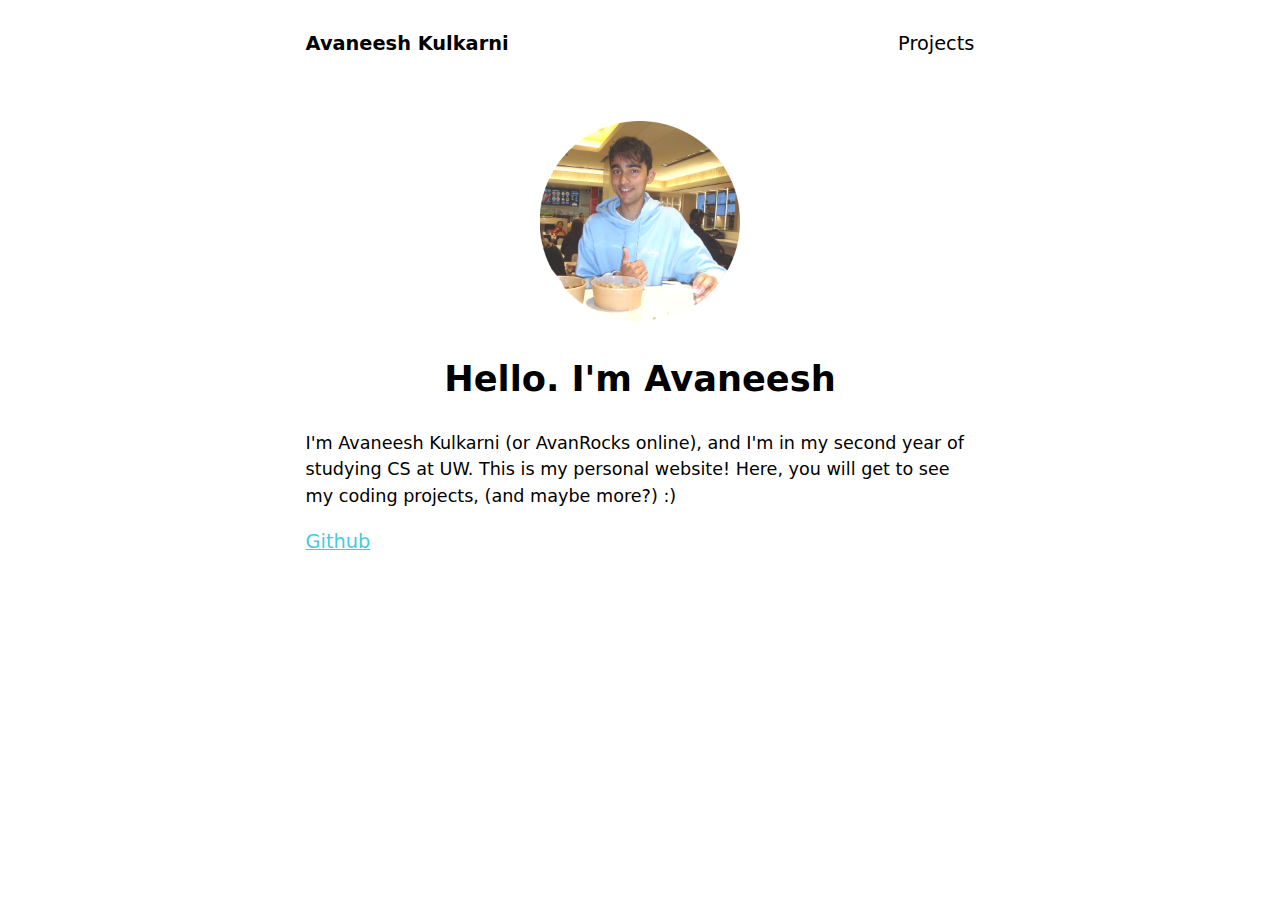
<file: index.html>
<!DOCTYPE html>

<html>
<head>
  <title>Avaneesh's Website</title>
  <meta name="description" content="Home page for Avaneesh's personal website.">
  <meta charset="utf-8">
  <meta name="viewport" content="width=device-width, initial-scale=1" />
  <link rel="stylesheet" href="css/global.css">
  <link rel="stylesheet" href="css/index.css">
  <link rel="stylesheet" href="css/nav-bar.css">
</head>
<body>
  <div class="nav-bar">
    <div>
      <a href="/" class="silent-link"><span class="my-name">Avaneesh Kulkarni</span></a>
    </div>
    <div>
      <a href="/projects.html" class="silent-link">Projects</a>
    </div>
  </div>

  <div class="blurb-div">
    <div class="me-img">
      <img src="images/me.png" alt="a photo of me">
    </div>
    <h1 class="blurb-title"> Hello. I'm Avaneesh</h1>
    <p class="blurb-text">
    I'm Avaneesh Kulkarni (or AvanRocks online), and I'm in my second year of studying CS at UW.
    This is my personal website!
    Here, you will get to see my coding projects, (and maybe more?) :)
    </p>
    
    <a href="https://github.com/AvanRocks" target="_black" class="github">Github</a>
  </div>
</body>
</html>
</file>
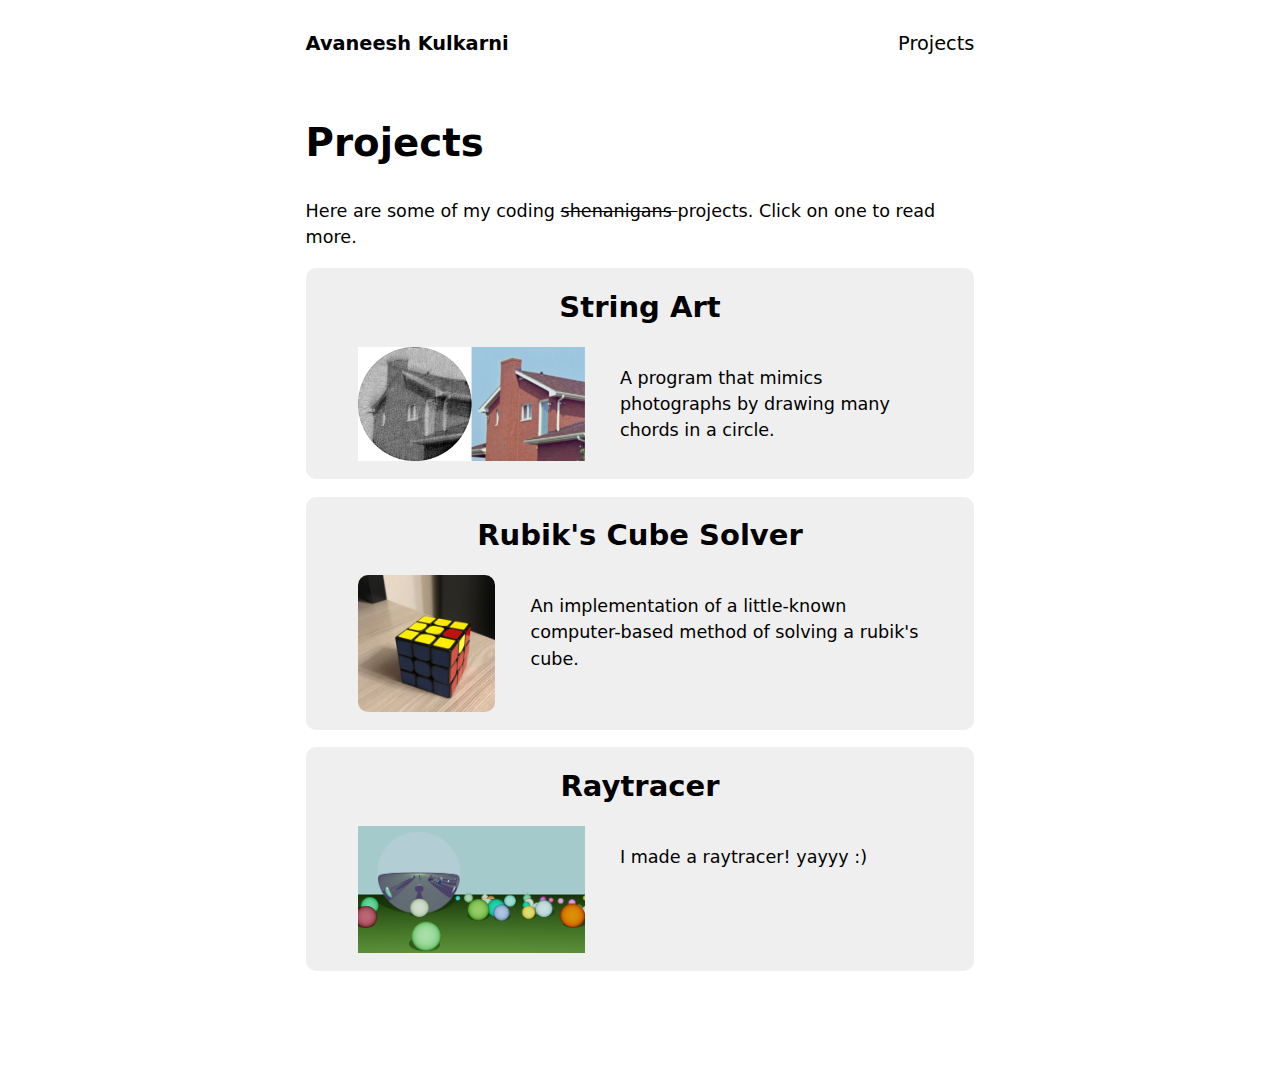
<file: projects.html>
<!DOCTYPE html>

<html>
<head>
  <title>Avaneesh's Coding Projects</title>
  <meta name="description" content="A list of Avaneesh's recent coding projects.">
  <meta charset="utf-8">
  <meta name="viewport" content="width=device-width, initial-scale=1" />
  <link rel="stylesheet" href="css/global.css">
  <link rel="stylesheet" href="css/projects-list.css">
  <link rel="stylesheet" href="css/nav-bar.css">
</head>
<body>
  <div class="nav-bar">
    <div>
      <a href="/" class="silent-link"><span class="my-name">Avaneesh Kulkarni</span></a>
    </div>
    <div>
      <a href="/projects.html" class="silent-link">Projects</a>
    </div>
  </div>
    
  <h1> Projects </h1>
  <p>
    Here are some of my coding <s> shenanigans </s> projects.
    Click on one to read more.
  </p>
  
  <div class="project-div" onclick="location.href='/projects/string-art.html'">
    <h2 class="project-title">String Art</h2>
    <div class="project-content">
      <img src="images/string-art/string-art.png" class="project-img" alt="a string-art style picture of a house">
      <p class="project-desc">
      A program that mimics photographs by drawing many chords in a circle.
      </p>
    </div>
  </div>
  
  <div class="project-div" onclick="location.href='/projects/rubiks-cube-solver.html'">
    <h2 class="project-title">Rubik's Cube Solver</h2>
    <div class="project-content">
      <img src="images/rubiks-cube/rubiks-cube.jpeg" class="project-img" style="border-radius: 10px; flex: 0.7;" alt="a photo of my rubik's cube">
      <p class="project-desc">
      An implementation of a little-known computer-based method of solving a rubik's cube.
      </p>
    </div>
  </div>

  <div class="project-div" onclick="location.href='/projects/raytracer.html'">
    <h2 class="project-title">Raytracer</h2>
    <div class="project-content">
      <img src="images/raytracer/raytracer.png" class="project-img" style="" alt="an image rendered by my raytracer">
      <p class="project-desc">
      I made a raytracer! yayyy :)
      </p>
    </div>
  </div>



</body>
</html>
</file>
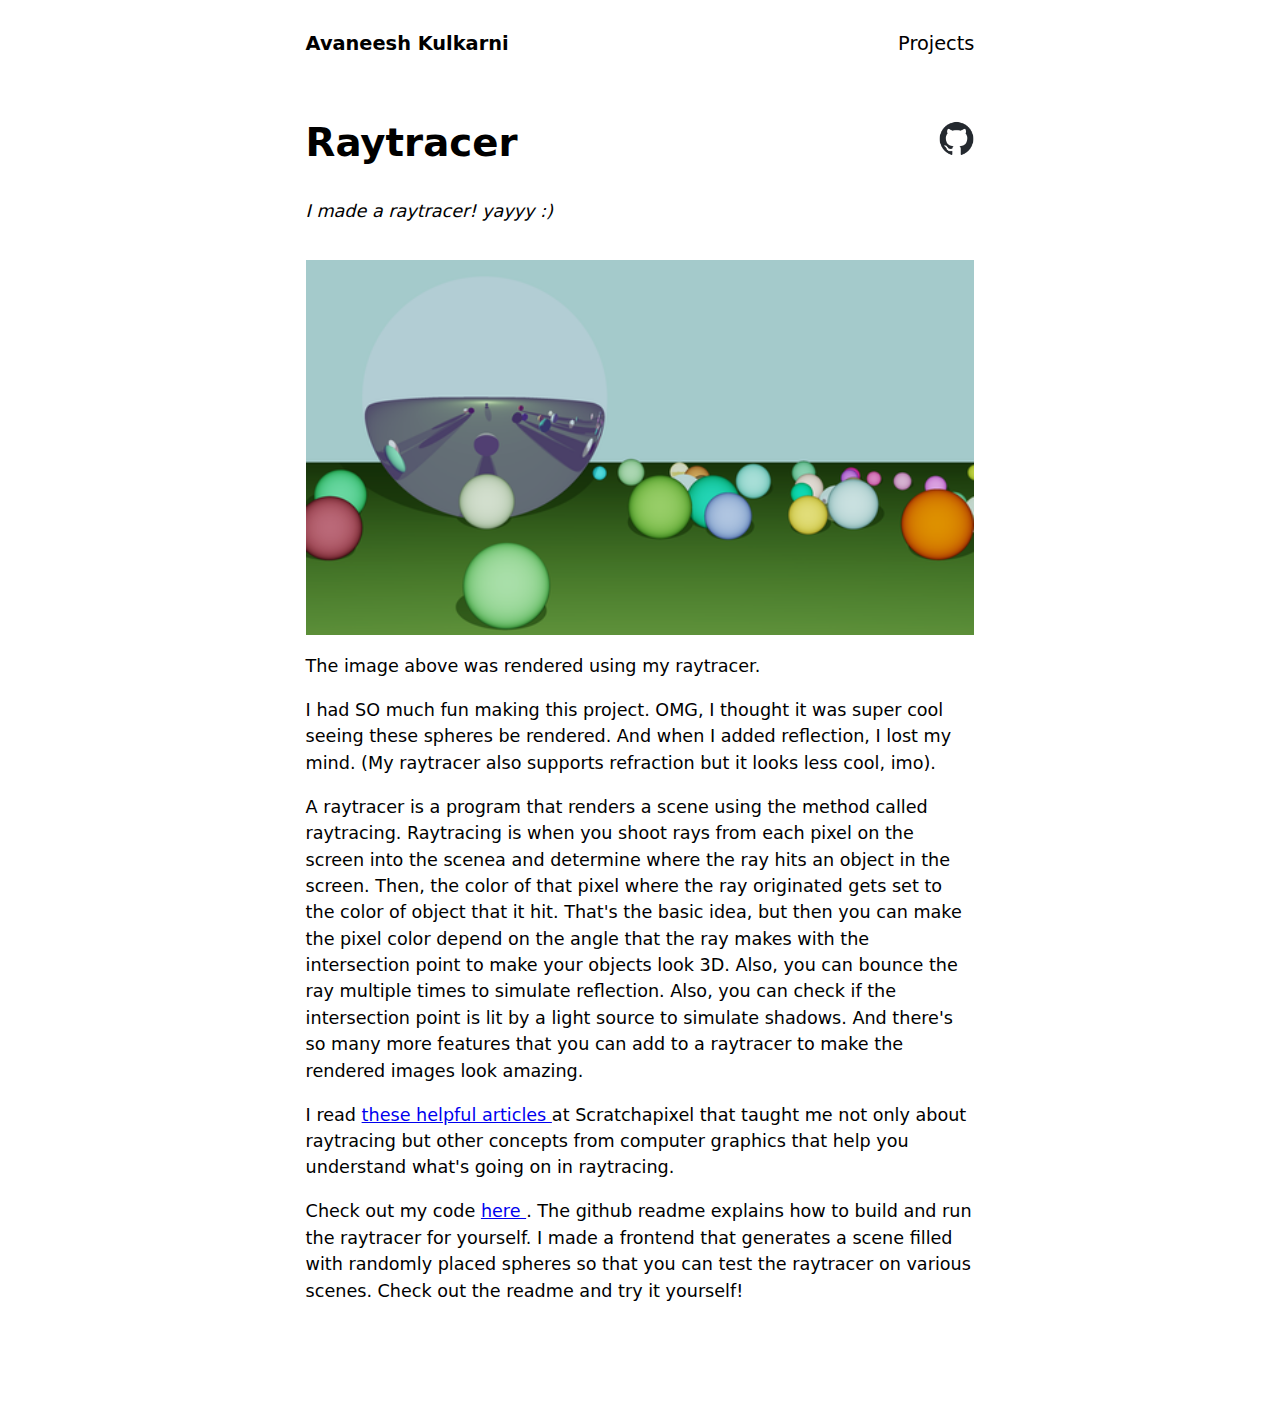
<file: projects/raytracer.html>
<!DOCTYPE html>

<html>
<head>
  <title>Raytracer</title>
  <meta name="description" content="A description about Avaneesh's raytracer project.">
  <meta charset="utf-8">
  <meta name="viewport" content="width=device-width, initial-scale=1" />
  <link rel="stylesheet" href="../css/global.css">
  <link rel="stylesheet" href="../css/project.css">
  <link rel="stylesheet" href="../css/nav-bar.css">
  <!-- MathJax -->
  <!-- 
    <script src="https://polyfill.io/v3/polyfill.min.js?features=es6"></script>
    <script id="MathJax-script" async src="https://cdn.jsdelivr.net/npm/mathjax@3/es5/tex-mml-chtml.js"></script>
  -->
</head>
<body>
  <div class="nav-bar">
    <div>
      <a href="/" class="silent-link"><span class="my-name">Avaneesh Kulkarni</span></a>
    </div>
    <div>
      <a href="/projects.html" class="silent-link">Projects</a>
    </div>
  </div>
    
  <div class="title-div">
    <h1> Raytracer </h1>
    <a href="https://github.com/AvanRocks/raytracer">
      <img src="../images/github-mark.png" target="_blank" alt="Github Invertocat logo" class="github-logo">
    </a>
  </div>
  <p class="short-desc">
  I made a raytracer! yayyy :)
  </p>
  <img src="../images/raytracer/raytracer.png" alt="an image rendered by my raytracer">
  
  <p>
  The image above was rendered using my raytracer.
  </p>

  <p>
  I had SO much fun making this project.
  OMG, I thought it was super cool seeing these spheres be rendered.
  And when I added reflection, I lost my mind.
  (My raytracer also supports refraction but it looks less cool, imo).
  </p>
  
  <p>
  A raytracer is a program that renders a scene using the method called raytracing.
  Raytracing is when you shoot rays from each pixel on the screen into the scenea
  and determine where the ray hits an object in the screen.
  Then, the color of that pixel where the ray originated gets set to the color of
  object that it hit.
  That's the basic idea, but then you can make the pixel color depend on the angle
  that the ray makes with the intersection point to make your objects look 3D.
  Also, you can bounce the ray multiple times to simulate reflection.
  Also, you can check if the intersection point is lit by a light source to simulate
  shadows.
  And there's so many more features that you can add to a raytracer to make the 
  rendered images look amazing.
  </p>
  
  <p>
  I read 
  <a href="https://www.scratchapixel.com/" target="_blank"> these helpful articles </a>
  at Scratchapixel that taught me not only about raytracing but other concepts from
  computer graphics that help you understand what's going on in raytracing.
  </p>
  
  <p>
  Check out my code <a href="https://github.com/AvanRocks/raytracer"> here </a>.
  The github readme explains how to build and run the raytracer for yourself.
  I made a frontend that generates a scene filled with randomly placed spheres
  so that you can test the raytracer on various scenes.
  Check out the readme and try it yourself!
  </p>

</body>
</html>
</file>
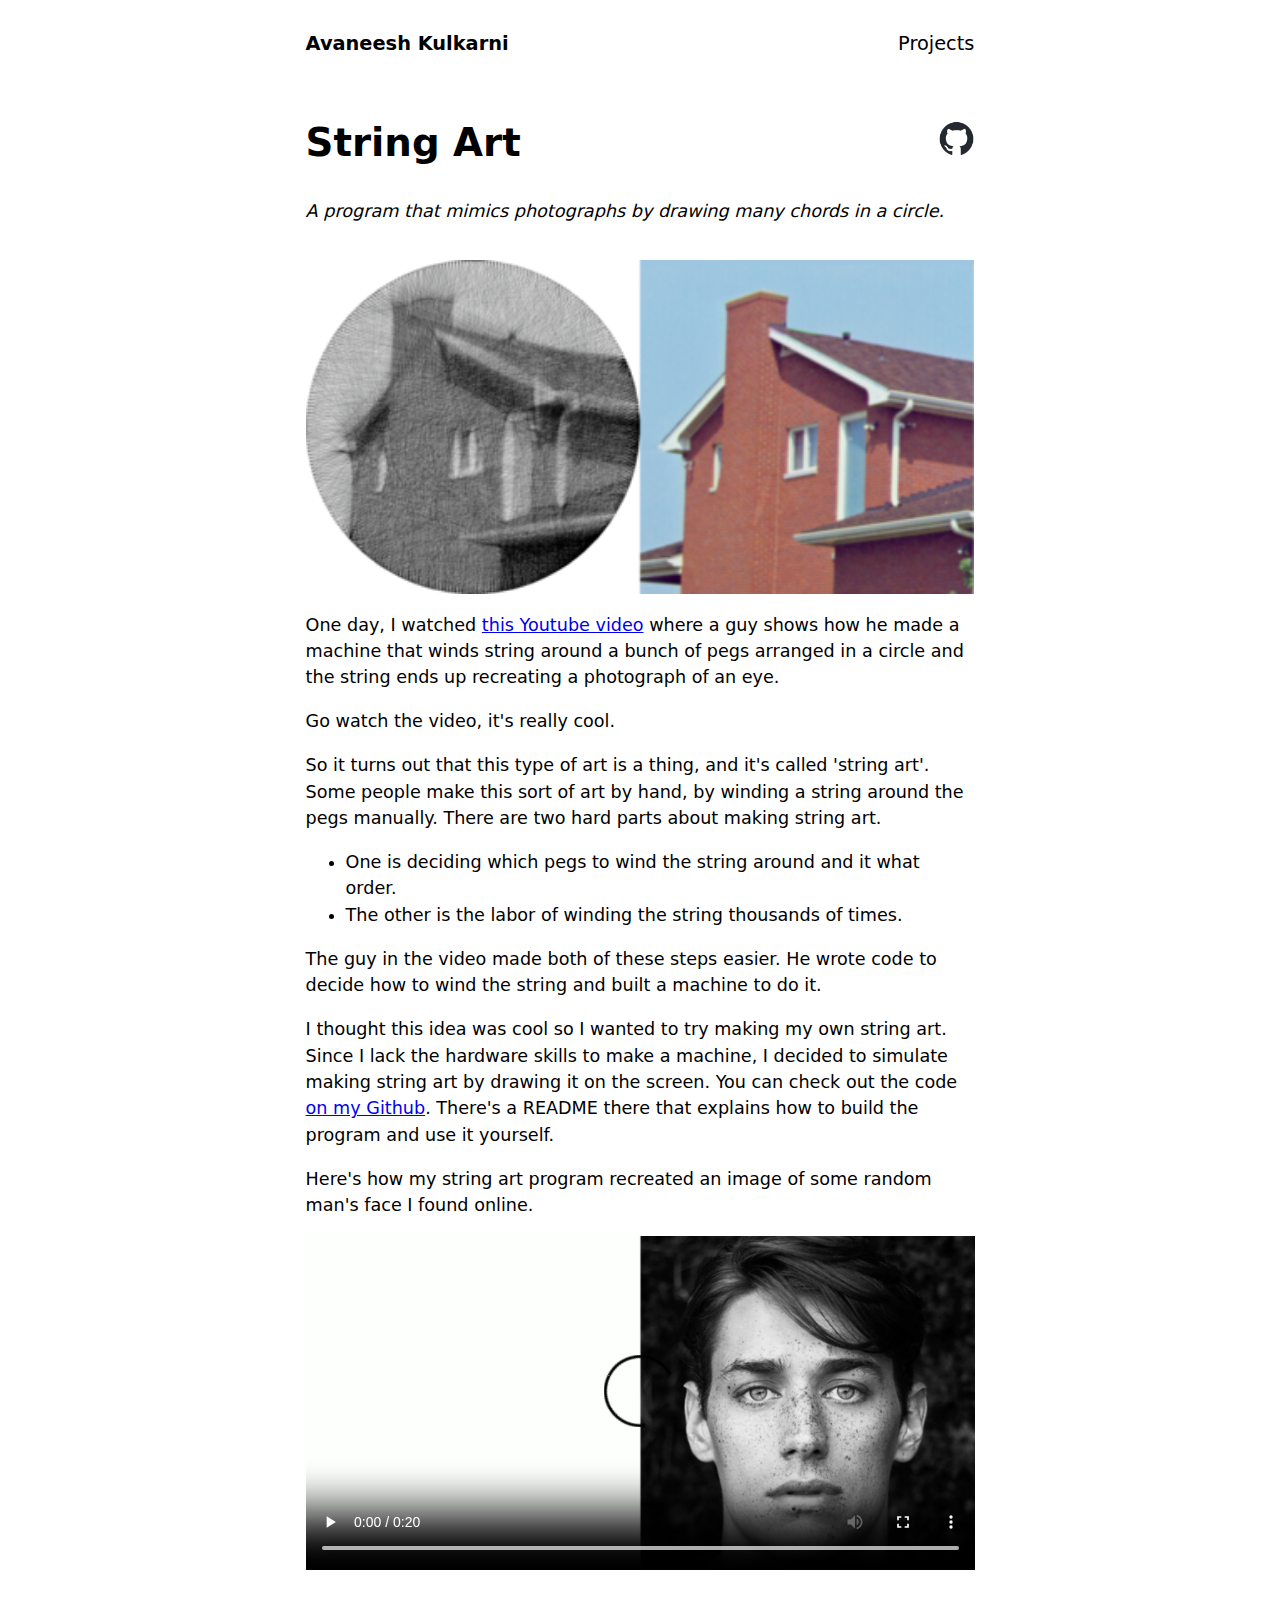
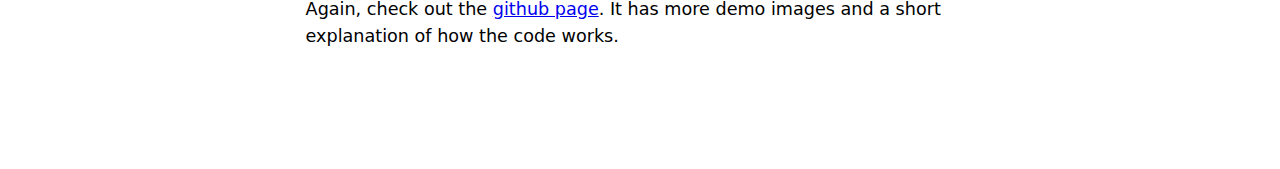
<file: projects/string-art.html>
<!DOCTYPE html>

<html>
<head>
  <title>String Art Project</title>
  <meta name="description" content="A description about Avaneesh's string art project.">
  <meta charset="utf-8">
  <meta name="viewport" content="width=device-width, initial-scale=1" />
  <link rel="stylesheet" href="../css/global.css">
  <link rel="stylesheet" href="../css/project.css">
  <link rel="stylesheet" href="../css/nav-bar.css">
</head>
<body>
  <div class="nav-bar">
    <div>
      <a href="/" class="silent-link"><span class="my-name">Avaneesh Kulkarni</span></a>
    </div>
    <div>
      <a href="/projects.html" class="silent-link">Projects</a>
    </div>
  </div>
    
  <div class="title-div">
    <h1> String Art </h1>
    <a href="https://github.com/AvanRocks/string-art">
      <img src="../images/github-mark.png" target="_blank" alt="Github Invertocat logo" class="github-logo">
    </a>
  </div>
  <p class="short-desc">
  A program that mimics photographs by drawing many chords in a circle.
  </p>
  <img src="../images/string-art/string-art.png" alt="a string-art style image of a house">
  
  <p>
  One day, I watched <a href="https://www.youtube.com/watch?v=WGccIFf6MF8">this Youtube video</a> 
  where a guy shows how he made a machine that winds string around a bunch of pegs arranged
  in a circle and the string ends up recreating a photograph of an eye.
  </p>

  <p>
  Go watch the video, it's really cool.
  </p>

  <p>
  So it turns out that this type of art is a thing, and it's called 'string art'.
  Some people make this sort of art by hand, by winding a string around the pegs manually.
  There are two hard parts about making string art.
  </p>

  <ul>
    <li>
    One is deciding which pegs to wind the string around and it what order.
    </li>
    <li>
    The other is the labor of winding the string thousands of times.
    </li>
  </ul>

  <p>
  The guy in the video made both of these steps easier.
  He wrote code to decide how to wind the string and built a machine to do it.
  </p>

  <p>
  I thought this idea was cool so I wanted to try making my own string art.
  Since I lack the hardware skills to make a machine, I decided to simulate making string
  art by drawing it on the screen.
  You can check out the code <a href="https://github.com/AvanRocks/string-art">on my Github</a>.
  There's a README there that explains how to build the program and use it yourself.
  </p>
  
  <p>
  Here's how my string art program recreated an image of some random man's face I found online.
  </p>
  
  <video controls src="../images/face.mp4"></video>
  
  <p>
  Again, check out the <a href="https://github.com/AvanRocks/string-art">github page</a>.
  It has more demo images and a short explanation of how the code works.
  </p>

  
</body>
</html>
</file>
<file: css/global.css>
html, body {
	margin: 0;
	box-sizing: border-box;
	line-height: 1.5;
  font-family: system-ui, sans-serif;
  font-size: 1.1rem;
}

body {
  width: 38rem;
  margin: auto;
  margin-bottom: 120px;
}

p, ul, ol, li {
  font-size: 1rem;
}

img, video {
  width: 100%;
  height: auto;
}

a.silent-link {
  color: inherit;
	text-decoration: none;
}

a.silent-link:hover {
	text-decoration: underline;
}
</file>
<file: css/index.css>
.blurb-title {
  font-size: 2rem;
  text-align: center;
}

.blurb-div {
  margin-top: 5%;
  margin-bottom: 20%;
}

.me-img {
  width: 200px;
  margin: auto;
}

a.github {
  color: rgb(68, 203, 227);
}
</file>
<file: css/nav-bar.css>
.nav-bar {
  display: flex;
  justify-content: space-between;
  align-items: center;
  margin: auto;
  height: 5rem;
}

.my-name {
  font-weight: 700;
}
</file>
<file: css/projects-list.css>
.project-title {
  text-align: center;
  margin-top: 0;
  margin-bottom: 1rem;
}

.project-img {
  flex: 1.5;
  width: 20px;
}

.project-div {
  background: rgb(239, 239, 239);
  border-radius: 10px;
  padding: 1rem 3rem;
  margin-top: 1rem;
  margin-bottom: 1rem;
}

.project-div:hover {
  cursor: pointer;
  background:rgb(235, 235, 235)
}

.project-content {
  display: flex;
}

.project-desc {
  margin-left: 2rem;
  flex: 2;
}
</file>
<file: css/project.css>
.title-div {
  display: flex;
  justify-content: space-between;
  align-items: baseline;
  margin-bottom: 0;
}

.short-desc {
  margin-top: 0;
  margin-bottom: 2rem;
  font-style: italic;
}


.github-logo {
  width: 2rem;
}

img {
  display: block;
  margin: auto;
}
</file>
